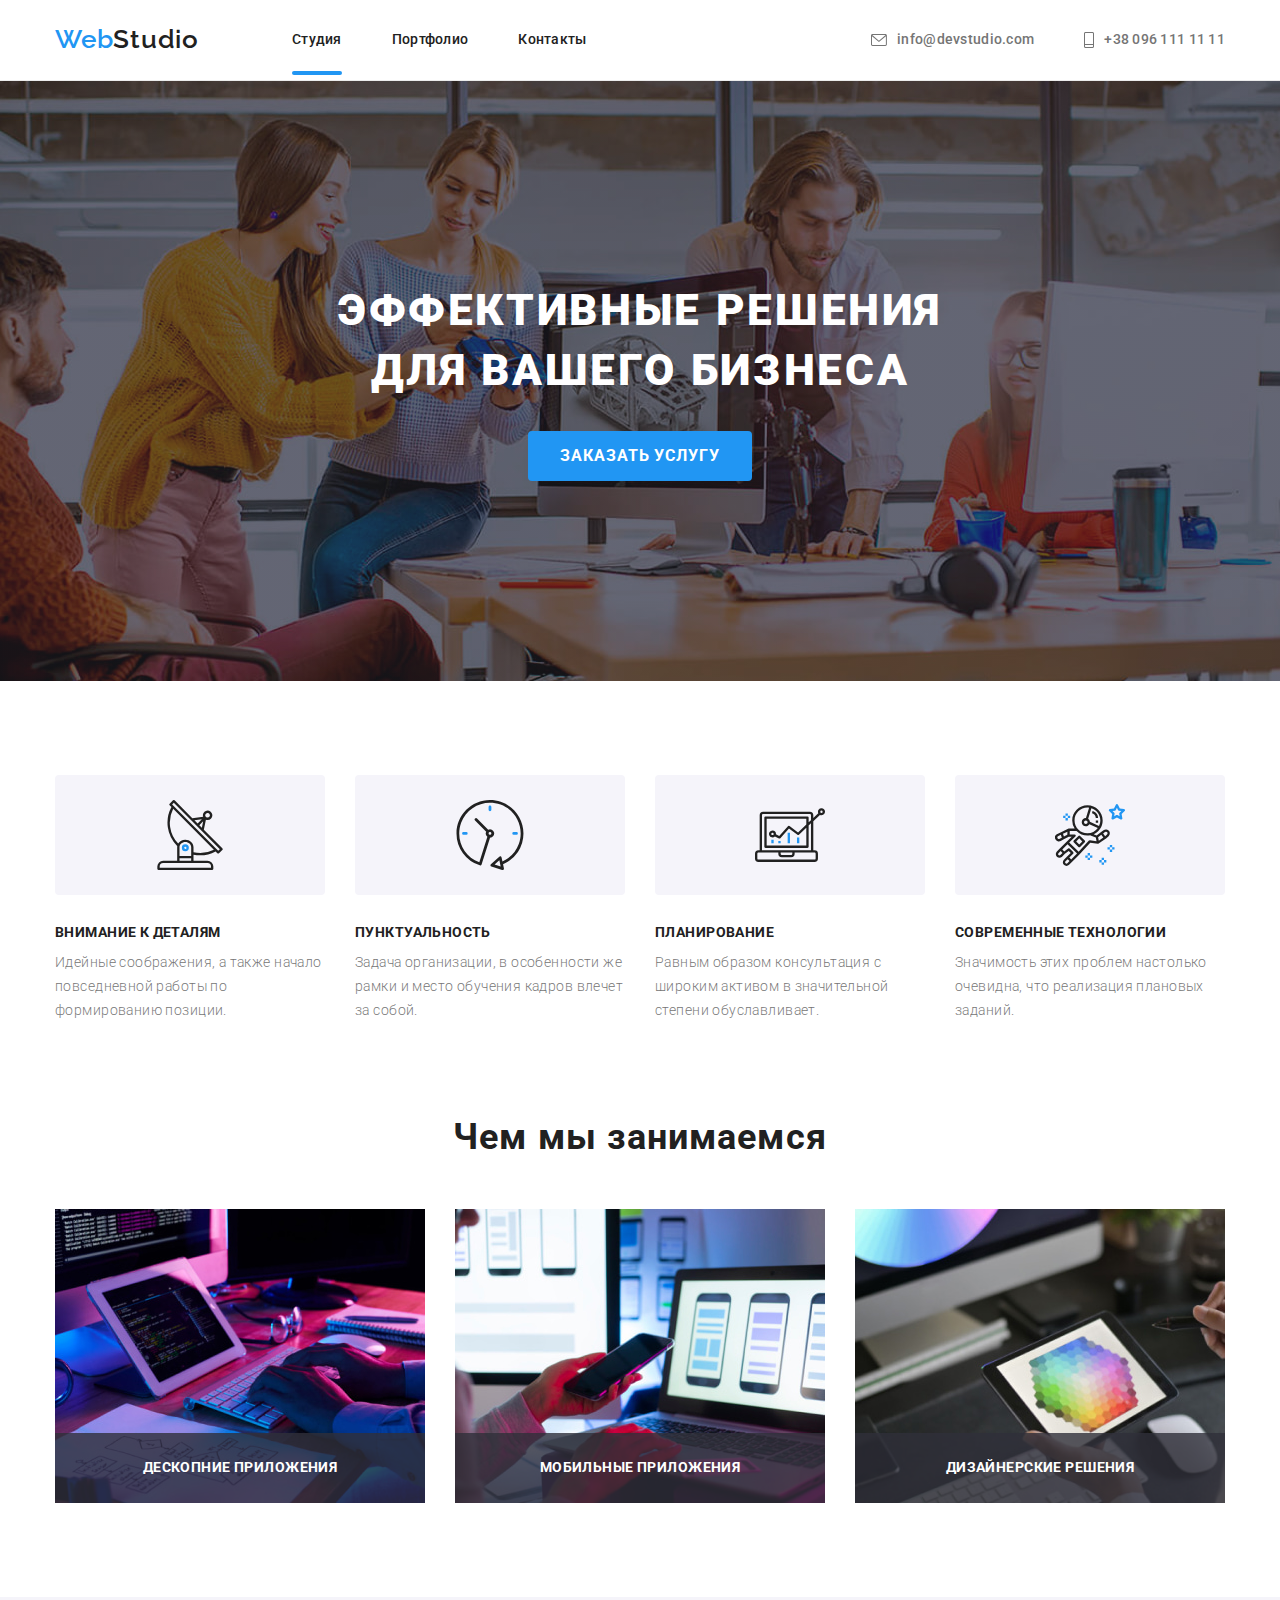
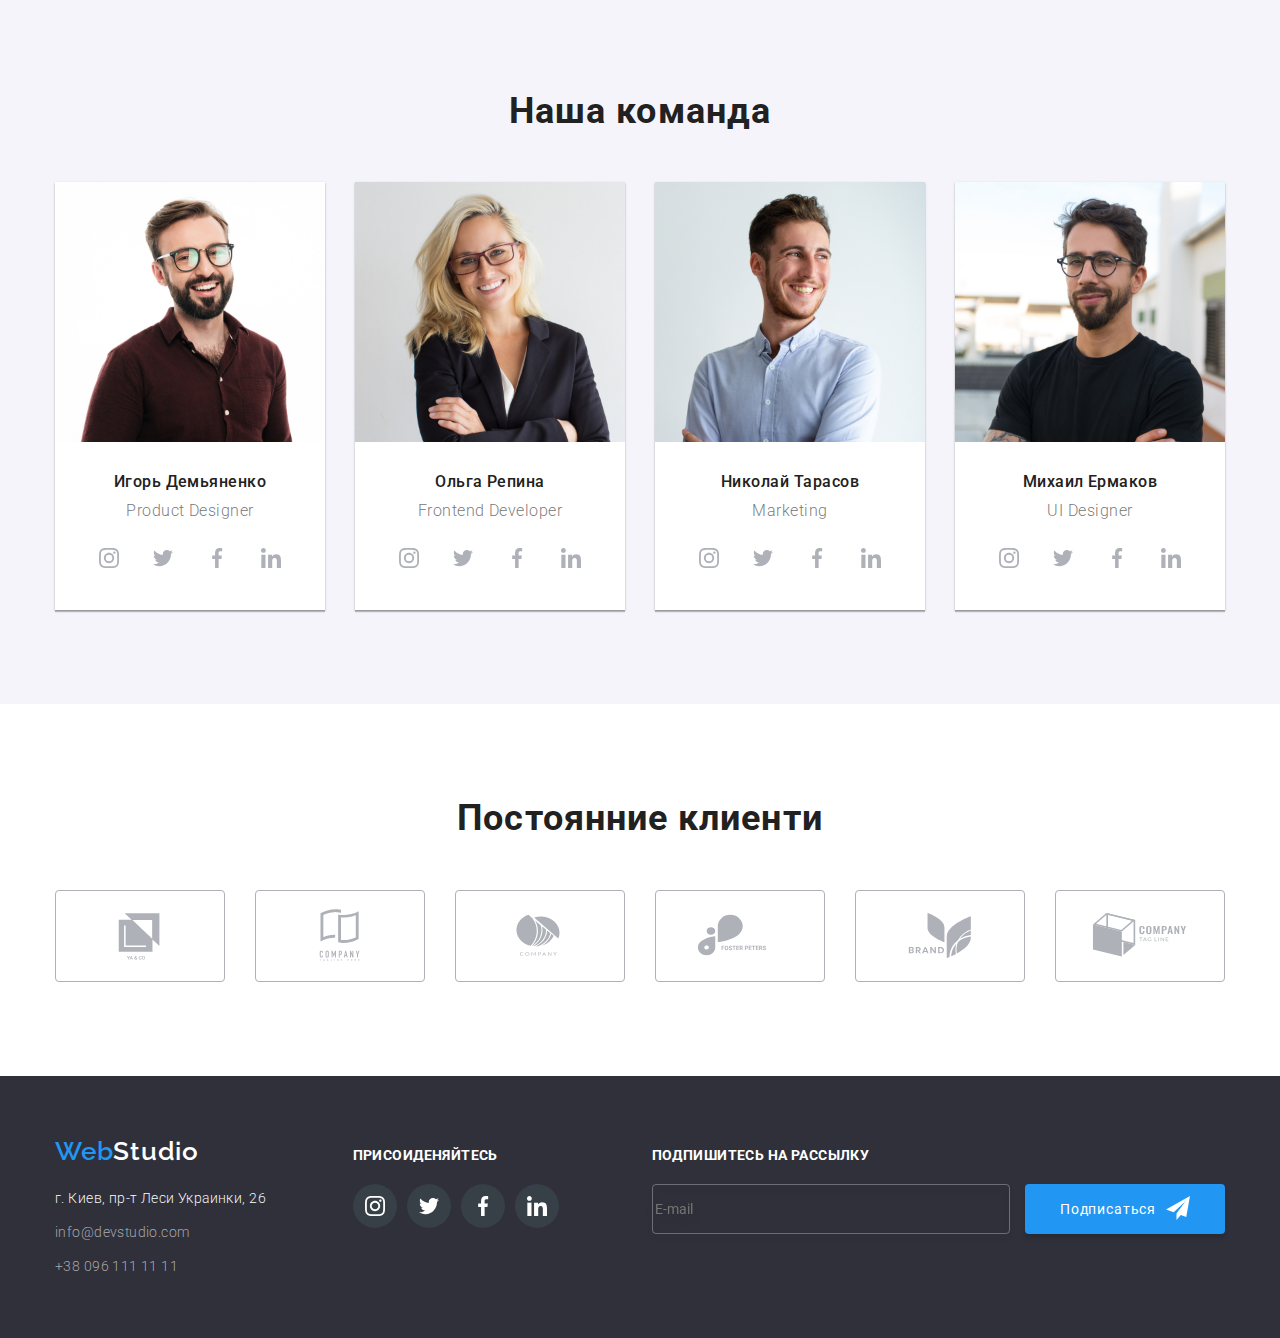
<file: index.html>
<!DOCTYPE html>
<html lang="ru">

<head>
    <meta charset="UTF-8">
    <meta http-equiv="X-UA-Compatible" content="IE=edge">
    <meta name="viewport" content="width=device-width, initial-scale=1.0">
    <title>Студия</title>
    <!-- Основні шрифти -->
    <link rel="preconnect" href="https://fonts.googleapis.com">
    <link rel="preconnect" href="https://fonts.gstatic.com" crossorigin>
    <link href="https://fonts.googleapis.com/css2?family=Raleway:wght@700&family=Roboto:wght@400;500;700;900&display=swap" rel="stylesheet">

    <link rel="stylesheet" href="https://cdn.jsdelivr.net/npm/modern-normalize@1.1.0/modern-normalize.min.css">

    <link rel="stylesheet" href="./css/styles.css">
    
</head>

<body>
    <!-- MODAL -->
    <div class="backdrop is-hidden" data-modal>
        <div class="modal">
            
                <h2 class="element-first">Оставьте свои данные, мы вам перезвоним</h2>
                
                <form class="element-form">

                    <label class="element-label">
                        
                        <span class="element-span">Имя</span>
                        
                         <span class="element-hover"><input class="element-input" type="text" name="name" />
                        <svg class="element-svg">
                            <use href="./images/icons.svg/icons.modal/symbol-defs.svg#person-black-18dp-1"></use>
                        </svg></span>
                    </label>
                    <label class="element-label">
                        <span class="element-span">Телефон</span>
                        <span class="element-hover"><input class="element-input" type="tel" name="namber" />
                        <svg class="element-svg">
                            <use href="./images/icons.svg/icons.modal/symbol-defs.svg#phone-black-18dp-1"></use>
                        </svg></span>
                    </label>
                    <label class="element-label">
                        <span class="element-span">Почта</span>

                         <span class="element-hover"><input class="element-input" type="email" name="mail" />
                        <svg class="element-svg">
                            <use href="./images/icons.svg/icons.modal/symbol-defs.svg#email-black-18dp-1"></use>
                        </svg></span>
                    </label>
                    <label class="element-label element-vidstup">
                        <span class="element-span">Комментарий</span>
                        <textarea class="element-input element-input-pregunta " name="feedback"  placeholder="Введите текст "></textarea>
                     
                    </label>
                    <label class="checkbox-label" for="scales">
                        <input class="checkbox-input" type="checkbox" id="scales" name="scales">
                        <span class="checkbox-icon"></span>
                            <span>Соглашаюсь с рассылкой и принимаю</span>
                            <span class="span-checkbox">Условия договора</span>
                    </label>
                    <button class="element-button" type="submit">Отправить</button>
                </form>
                
            
            <button class="modal-button" data-modal-close><svg class="modal-button-cruze">
                <use href="./images/icons.svg/icon.backdrop/symbol-defs.svg#close-black-18dp-2-1"></use>
            </svg></button> 
        
            
        </div>
    </div>
    <!-- header -->
    <header class="header">
        <div class="container header-container">
        <nav class="nav">
            <a class="header-logo link" href="./index.html"><span class="web">Web</span>Studio</a>
            <ul class="nav-list list">
                <li class="nav-iten"> 
                    <a class="nav-link-first link current-state" href="">Студия</a></li>
                <li class="nav-iten"> 
                    <a class="nav-link link current" href="./portfolio.html">Портфолио</a></li>
                <li class="nav-iten"> 
                    <a class="nav-link link current" href="">Контакты</a></li>
            </ul>
        </nav>
        <ul class="contact-list list ">
            <li class="contact-item ">
                <a class="contakts link current-link" href="mailto:info@devstudio.com"><svg class="header-icons" width="16px" height="12px">
                    <use href="./images/icons.svg/icons.heder/symbol-defs.svg#envelope-hover"></use>
                </svg>
                   info@devstudio.com</a></li>
            <li class="contact-item">
                <a class="contakts link current-link" href="tel:+380961111111"><svg class="header-icons" width="10px" height="16px">
                    <use href="./images/icons.svg/icons.heder/symbol-defs.svg#Vector"></use>
                </svg>+38 096 111 11 11</a></li>
        </ul>
        </div>
    </header>
    <!-- main -->
    
    <main class="main">
        <!-- Заголовок -->
        <section class="hero ">
            <div class="container">
            <h1 class="hero-title">Эффективные решения для вашего бизнеса</h1>
            <button  class="hero-btn" type="button" data-modal-open>Заказать услугу</button>
            </div>
        </section>
        <!-- Наші послуги -->
        <section class="advice section">
            
            <h2 class="visually-hidden">Advice</h2>
            <div class="container">
            <ul class="advice-list list">
                <li class="advice-iten advice-iten-1">
                    <div class="div-input">
                        <svg class="input">
                            <use href="./images/main/symbol-defs.svg#antenna-1"></use>
                        </svg>
                    </div>
                    <h3 class="advice-subtitle">Внимание к деталям</h3>
                    <p class="advice-descr">Идейные соображения, а также начало повседневной работы по формированию позиции.</p>
                </li>
                <li class="advice-iten advice-iten-2">
                    <div class="div-input">
                        <svg class="input">
                            <use href="./images/main/symbol-defs.svg#clock-1"></use>
                        </svg>
                    </div>
                    <h3 class="advice-subtitle">Пунктуальность</h3>
                    <p class="advice-descr">Задача организации, в особенности же рамки и место обучения кадров влечет за собой.</p>
                </li>
                <li class="advice-iten advice-iten-3">
                    <div class="div-input">
                        <svg class="input">
                            <use href="./images/main/symbol-defs.svg#diagram-1"></use>
                        </svg>
                    </div>
                    <h3 class="advice-subtitle">Планирование</h3>
                    <p class="advice-descr">Равным образом консультация с широким активом в значительной степени обуславливает.</p>
                </li class="advice-iten">
                <li class="advice-iten advice-iten-4">
                    <div class="div-input">
                        <svg class="input">
                            <use href="./images/main/symbol-defs.svg#astronaut-1"></use>
                        </svg>
                    </div>
                    <h3 class="advice-subtitle">Современные технологии</h3>
                    <p class="advice-descr">Значимость этих проблем настолько очевидна, что реализация плановых заданий.</p>
                </li>
            </ul>
            </div>
        </section>    
        <!-- Чим ми займаємося -->
        <section class="work-section">
            <div class="container">
            <h2 class="work-title work-title-container">Чем мы занимаемся</h2>
            <ul class="work-list list">
                <li class="work-item">
                    <img class="work-image" src="./images/whatwedoo/img.jpg" alt="html" width="370" height="300"><p class="work-image-deskription">Дескопние приложения</p></li>
                    
                <li class="work-item">
                     <img class="work-image" src="./images/whatwedoo/img-1.jpg" alt="css" width="370" height="300"><p class="work-image-deskription">Мобильные приложения</p></li>
                <li class="work-item">
                     <img class="work-image" src="./images/whatwedoo/img-2.jpg" alt="program" width="370" height="300"><p class="work-image-deskription">Дизайнерские решения</p></li>
            </ul>
            </div>
        </section>
        <!-- Про нас -->
        <section class="about-us  section">
            <div class="container">
            <h2 class="about-us-title about-us-container">Наша команда</h2>
            <ul class="about-us-list list">
                <li class="about-us-item">
                    <img class="about-us-image" src="./images/masters/img.jpg" alt="Игорь Демьяненко" width="270" height="260">
                    <div class="about-us-div">
                    <h3 class="about-us-name">Игорь Демьяненко</h3>
                    <p class="about-us-position">Product Designer</p>
                    <ul class="about-us-icons">
                        <li class="social-item"><a class="social-links" href="">
                            <svg class="social-link">
                                <use href="./images/icons.svg/icons.main/symbol-defs.svg#instagram-2"></use>
                            </svg>
                        </a></li>
                        <li class="social-item"><a class="social-links" href="">
                            <svg class="social-link">
                                <use href="./images/icons.svg/icons.main/symbol-defs.svg#twitter-1"></use>
                            </svg>
                        </a></li>
                        <li class="social-item"><a class="social-links" href="">
                            <svg class="social-link">
                                <use href="./images/icons.svg/icons.main/symbol-defs.svg#facebook-1"></use>
                            </svg>
                        </a></li>
                        <li class="social-item"><a class="social-links" href="">
                            <svg class="social-link">
                                <use href="./images/icons.svg/icons.main/symbol-defs.svg#linkedin-1"></use>
                            </svg>
                        </a></li>
                    </ul>
                    </div>
                </li>
                <li class="about-us-item">
                    <img class="about-us-image" src="./images/masters/img-1.jpg" alt="Ольга Репина" width="270" height="260">
                    <div class="about-us-div">
                    <h3 class="about-us-name">Ольга Репина</h3>
                    <p class="about-us-position">Frontend Developer</p>
                    <ul class="about-us-icons">
                        <li class="social-item"><a class="social-links" href="">
                                <svg class="social-link">
                                    <use href="./images/icons.svg/icons.main/symbol-defs.svg#instagram-2"></use>
                                </svg>
                            </a></li>
                        <li class="social-item"><a class="social-links" href="">
                                <svg class="social-link">
                                    <use href="./images/icons.svg/icons.main/symbol-defs.svg#twitter-1"></use>
                                </svg>
                            </a></li>
                        <li class="social-item"><a class="social-links" href="">
                                <svg class="social-link">
                                    <use href="./images/icons.svg/icons.main/symbol-defs.svg#facebook-1"></use>
                                </svg>
                            </a></li>
                        <li class="social-item"><a class="social-links" href="">
                                <svg class="social-link">
                                    <use href="./images/icons.svg/icons.main/symbol-defs.svg#linkedin-1"></use>
                                </svg>
                            </a></li>
                    </div>
                </li>
                <li class="about-us-item">
                    <img class="about-us-image" src="./images/masters/img-2.jpg" alt="Николай Тарасов" width="270" height="260">
                    <div class="about-us-div">
                    <h3 class="about-us-name">Николай Тарасов</h3>
                    <p class="about-us-position">Marketing</p>
                    <ul class="about-us-icons">
                        <li class="social-item"><a class="social-links" href="">
                                <svg class="social-link">
                                    <use href="./images/icons.svg/icons.main/symbol-defs.svg#instagram-2"></use>
                                </svg>
                            </a></li>
                        <li class="social-item"><a class="social-links" href="">
                                <svg class="social-link">
                                    <use href="./images/icons.svg/icons.main/symbol-defs.svg#twitter-1"></use>
                                </svg>
                            </a></li>
                        <li class="social-item"><a class="social-links" href="">
                                <svg class="social-link">
                                    <use href="./images/icons.svg/icons.main/symbol-defs.svg#facebook-1"></use>
                                </svg>
                            </a></li>
                        <li class="social-item"><a class="social-links" href="">
                                <svg class="social-link">
                                    <use href="./images/icons.svg/icons.main/symbol-defs.svg#linkedin-1"></use>
                                </svg>
                            </a></li>
                    </ul>
                    </div>
                </li>
                <li class="about-us-item">
                    <img class="about-us-image" src="./images/masters/img-3.jpg" alt="Михаил Ермаков" width="270" height="260">
                    <div class="about-us-div">
                    <h3 class="about-us-name">Михаил Ермаков</h3>
                    <p class="about-us-position">UI Designer</p>
                    <ul class="about-us-icons">
                        <li class="social-item"><a class="social-links" href="">
                                <svg class="social-link">
                                    <use href="./images/icons.svg/icons.main/symbol-defs.svg#instagram-2"></use>
                                </svg>
                            </a></li>
                        <li class="social-item"><a class="social-links" href="">
                                <svg class="social-link">
                                    <use href="./images/icons.svg/icons.main/symbol-defs.svg#twitter-1"></use>
                                </svg>
                            </a></li>
                        <li class="social-item"><a class="social-links" href="">
                                <svg class="social-link">
                                    <use href="./images/icons.svg/icons.main/symbol-defs.svg#facebook-1"></use>
                                </svg>
                            </a></li>
                        <li class="social-item"><a class="social-links" href="">
                                <svg class="social-link">
                                    <use href="./images/icons.svg/icons.main/symbol-defs.svg#linkedin-1"></use>
                                </svg>
                            </a></li>
                    </ul>
                    </div>
                </li>
            </ul>
            </div>
        </section>
        <!-- Постійні клієнти -->
        <section class="clients-section section">
            <div class="container">
                <h2 class="clients">Постоянние клиенти</h2>
                <ul class="clients-list list">
                    <li class="clients-item ">
                        <a class="client-link" href="">
                            <svg class="svg-client ">
                                <use href="./images/clients/symbol-defs.svg#Logo "></use>
                            </svg>
                        </a>
                    </li>
                    <li class="clients-item ">
                        <a class="client-link" href="">
                            <svg class="svg-client ">
                                <use  href="./images/clients/symbol-defs.svg#Logo-1 "></use>
                            </svg>
                        </a>
                    </li>
                    <li class="clients-item ">
                        <a class="client-link"href="">
                            <svg class="svg-client ">
                                <use href="./images/clients/symbol-defs.svg#Logo-2 "></use>
                            </svg>
                        </a>
                    </li>
                    <li class="clients-item ">
                        <a class="client-link"href="">
                            <svg class="svg-client ">
                                <use href="./images/clients/symbol-defs.svg#Logo-3 "></use>
                            </svg>
                        </a>
                    </li>
                    <li class="clients-item ">
                        <a class="client-link"href="">
                            <svg class="svg-client ">
                                <use href="./images/clients/symbol-defs.svg#Logo-4 "></use>
                            </svg>
                        </a>
                    </li>
                    <li class="clients-item ">
                        <a class="client-link" href="">
                            <svg class="svg-client ">
                                <use href="./images/clients/symbol-defs.svg#Logo-5 "></use>
                            </svg>
                        </a>
                    </li>
                </ul>
            </div>
        </section>
    </main>
    <!-- footer -->
    
    <footer class="footer">
        <div class="container column">
        <div class="footer-left"><a class="footer-logo link" href="./index.html"><span class="web">Web</span>Studio</a>
        <address class="footer-all">
            <ul class="footer-list list">
                <li class="footer-item"><a class="footer-link link" href="https://www.google.com/maps/place/%D0%B1%D1%83%D0%BB%D1%8C%D0%B2%D0%B0%D1%80+%D0%9B%D0%B5%D1%81%D1%96+%D0%A3%D0%BA%D1%80%D0%B0%D1%97%D0%BD%D0%BA%D0%B8,+26,+%D0%9A%D0%B8%D1%97%D0%B2,+02000/@50.4265807,30.5361971,17z/data=!3m1!4b1!4m5!3m4!1s0x40d4cf0e033ecbe9:0x57a4dffefec77da0!8m2!3d50.4265807!4d30.5383858">г. Киев, пр-т Леси Украинки, 26</a></li>
                <li class="footer-item"><a class="footer-mail link" href="mailto:info@devstudio.com">info@devstudio.com</a></li>
                <li class="footer-item"><a class="footer-phone link" href="tel:+380961111111">+38 096 111 11 11</a></li>
            </ul>
        </address></div>
        <div class="footerr-deskription"><h3 class="footerr">Присоиденяйтесь</h3>
        <ul class="footerr-list list">
            <li class="footerr-item">
                <a class="footerr-link" href=""><svg class="footerr-svg">
                    <use href="./images/icons.svg/icons.footer/symbol-defs.svg#instagram"></use>
                </svg></a>
            </li>
            <li class="footerr-item">
                <a class="footerr-link" href=""><svg class="footerr-svg">
                    <use href="./images/icons.svg/icons.footer/symbol-defs.svg#twitter"></use></a>
            </li>
            <li class="footerr-item">
                <a class="footerr-link" href=""><svg class="footerr-svg">
                    <use href="./images/icons.svg/icons.footer/symbol-defs.svg#facebook"></use></a>
            </li>
            <li class="footerr-item">
                <a class="footerr-link" href=""><svg class="footerr-svg">
                    <use href="./images/icons.svg/icons.footer/symbol-defs.svg#linkedin"></use></a>
            </li>
        </ul>
        </div>
        <div class="label-wrapper">
            <h3 class="label-tutorial">Подпишитесь на рассылку</h3>
            <form class="form">
                <label class="form-label">
                    <input class="form-input" type="email"  name="mail" placeholder="E-mail">
                </label>
                <button class="label-button" type="submit">Подписаться <span><svg class="label-span">
                    <use href="./images/icons.svg/icons.label/symbol-defs.svg#icon-send"></use>
                </svg></span></button>                 
            </form>
        </div>
        </div>
        
    </footer>
    <script src="./js/modal.js"></script>
</body>
</html>
</file>
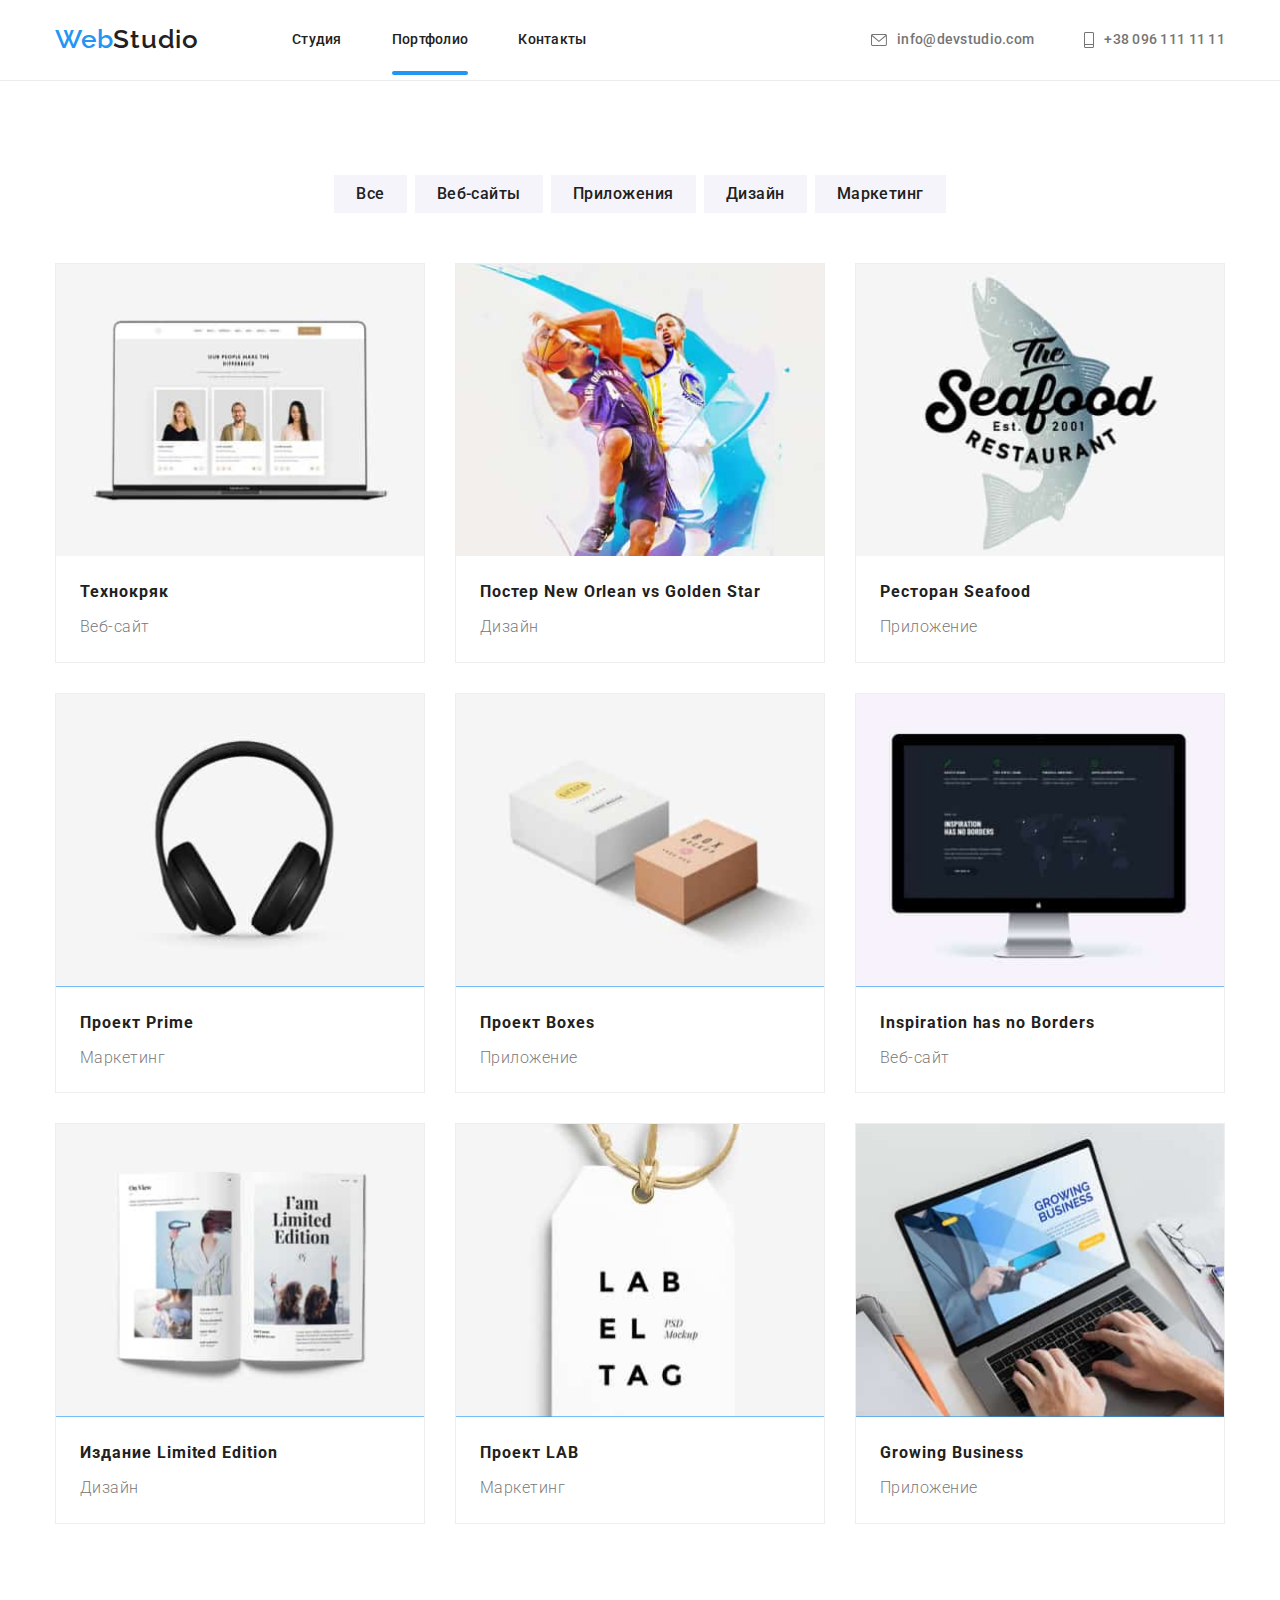
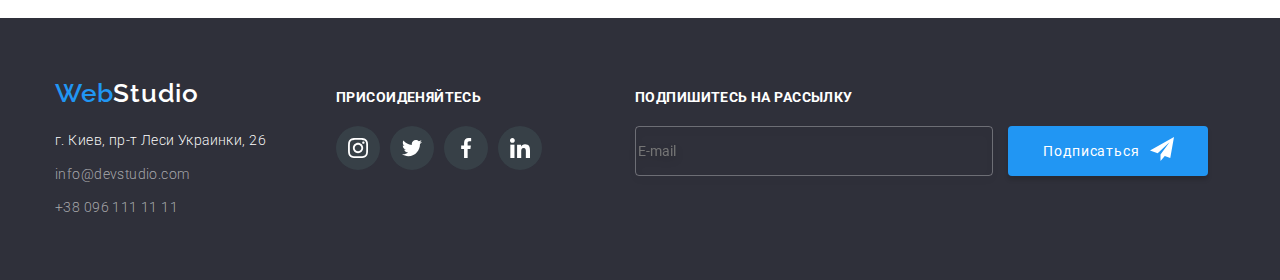
<file: portfolio.html>
<!DOCTYPE html>
<html lang="ru">
<head>
    <meta charset="UTF-8">
    <meta http-equiv="X-UA-Compatible" content="IE=edge">
    <meta name="viewport" content="width=device-width, initial-scale=1.0">
    <title>Портфолио</title>
    <!-- Основні шрифти -->
    <link rel="preconnect" href="https://fonts.googleapis.com">
    <link rel="preconnect" href="https://fonts.gstatic.com" crossorigin>
    <link href="https://fonts.googleapis.com/css2?family=Raleway:wght@700&family=Roboto:wght@400;500;700&display=swap"
        rel="stylesheet">
    <link rel="stylesheet" href="https://cdn.jsdelivr.net/npm/modern-normalize@1.1.0/modern-normalize.min.css">
    <link rel="stylesheet" href="./css/styles.css">
</head>
<body>
    <header class="header ">
        <div class="container header-container">
        <nav class="nav">
            <a class="header-logo link" href="./index.html"><span class="web">Web</span>Studio</a>
            <ul class="nav-list list">
                <li class="nav-iten">
                    <a class="nav-link link current" href="./index.html">Студия</a>
                </li>
                <li class="nav-iten">
                    <a class="nav-link-first link current-state" href="./portfolio.html">Портфолио</a>
                </li>
                <li class="nav-iten">
                    <a class="nav-link link current" href="">Контакты</a>
                </li>
            </ul>
        </nav>
        
        <ul class="contact-list list">
            <li class="contact-item">
                <a class="contact-mail-portfolio link current-link-portfolio" href="mailto:info@devstudio.com"><svg class="portfolio-header-icons" width="16px" height="12px">
                    <use href="./images/icons.svg/icons.heder/symbol-defs.svg#envelope-hover"></use>
                </svg>info@devstudio.com</a>
            </li>
            <li class="contact-item">
                <a class="contact-phone-portfolio link current-link-portfolio" href="tel:+380961111111"><svg class="portfolio-header-icons"  width="10px" height="16px">
                    <use href="./images/icons.svg/icons.heder/symbol-defs.svg#Vector"></use>
                </svg>+38 096 111 11 11</a>
            </li>
        </ul>
        
        </div>
    </header>
    <!-- Main -->
    <main class="main">
        <section class="section">
            <div class="container">
            <h1 class="visually-hidden">Кнопки переходу</h1>
        <ul class="buttons-list list">
            <li class="buttons-item"><button class="buttons-btn" type="button">Все</button></li>
            <li class="buttons-item"><button class="buttons-btn" type="button">Веб-сайты</button></li>
            <li class="buttons-item"><button class="buttons-btn" type="button">Приложения</button></li>
            <li class="buttons-item"><button class="buttons-btn" type="button">Дизайн</button></li>
            <li class="buttons-item"><button class="buttons-btn" type="button">Маркетинг</button></li>
        </ul>
        
            
                
                <ul class="projekts-list ">
                    
                <li class="projekts-item"  >
                    <a class="slider"  href="">
                       <div class="slider-thumb"><img class="projekts-image" src="./images/images.portofolio/img.jpg" alt="Про нас" width="370"
                            height="300">
                        <p class="slider-dtscr">Ресурс предлагает комплексные предложения с разным уровнем функционала и сервисов. Все это
                            позволит посетителю получить
                            исчерпывающие сведения о компании или частном лице.</p>
                    </div>
                    <div class="projekts-item-div">
                    <h2 class="projekts-subtitle">Технокряк</h2>
                    <p class="projekts-desc">Веб-сайт</p>
                    </div></a>
                </li>
                <li class="projekts-item">
                    <a class="slider" href="">
                        <div class="slider-thumb"><img class="projekts-image" src="./images/images.portofolio/img(1).jpg" alt="Фото постера" width="370" height="300">
                            <p class="slider-dtscr">Ресурс предлагает комплексные предложения с разным уровнем функционала и сервисов. Все это
                                позволит посетителю получить
                                исчерпывающие сведения о компании или частном лице.</p>
                        </div>
                    
                    <div class="projekts-item-div">
                    <h2 class="projekts-subtitle">Постер New Orlean vs Golden Star</h2>
                    <p class="projekts-desc">Дизайн</p>
                    </div></a>
                </li>
                <li class="projekts-item">
                    <a class="slider" href="">
                        <div class="slider-thumb"><img class="projekts-image" src="./images/images.portofolio/img(2).jpg" alt="Фото ресторану" width="370" height="300">
                            <p class="slider-dtscr">Ресурс предлагает комплексные предложения с разным уровнем функционала и сервисов. Все это
                                позволит посетителю получить
                                исчерпывающие сведения о компании или частном лице.</p>
                        </div>
                    
                    <div class="projekts-item-div">
                    <h2 class="projekts-subtitle">Ресторан Seafood</h2>
                    <p class="projekts-desc">Приложение</p>
                    </div></a>
                </li>
                <li class="projekts-item">
                    <a class="slider" href="">
                        <div class="slider-thumb"><img class="projekts-image" src="./images/images.portofolio/img(3).jpg" alt="Фото проекта навушники" width="370"
                            height="300">
                            <p class="slider-dtscr">Ресурс предлагает комплексные предложения с разным уровнем функционала и сервисов. Все это
                                позволит посетителю получить
                                исчерпывающие сведения о компании или частном лице.</p>
                        </div>
                    
                    <div class="projekts-item-div">
                    <h2 class="projekts-subtitle">Проект Prime</h2>
                    <p class="projekts-desc">Маркетинг</p>
                    </div></a>
                </li>
                <li class="projekts-item">
                    <a class="slider" href="">
                        <div class="slider-thumb"><img class="projekts-image" src="./images/images.portofolio/img(4).jpg" alt="фото скриньок" width="370" height="300">
                            <p class="slider-dtscr">Ресурс предлагает комплексные предложения с разным уровнем функционала и сервисов. Все это
                                позволит посетителю получить
                                исчерпывающие сведения о компании или частном лице.</p>
                        </div>
                    
                    <div class="projekts-item-div">
                    <h2 class="projekts-subtitle">Проект Boxes</h2>
                    <p class="projekts-desc">Приложение</p>
                    </div></a>
                </li>
                <li class="projekts-item">
                    <a class="slider" href="">
                        <div class="slider-thumb"><img class="projekts-image" src="./images/images.portofolio/img(5).jpg" alt="Фото сайта Inspiration" width="370"
                            height="300">
                            <p class="slider-dtscr">Ресурс предлагает комплексные предложения с разным уровнем функционала и сервисов. Все это
                                позволит посетителю получить
                                исчерпывающие сведения о компании или частном лице.</p>
                        </div>
                    
                    <div class="projekts-item-div">
                    <h2 class="projekts-subtitle" lang="en">Inspiration has no Borders</h2>
                    <p class="projekts-desc">Веб-сайт</p>
                    </div></a>
                </li>
                <li class="projekts-item">
                    <a class="slider" href="">
                        <div class="slider-thumb"><img class="projekts-image" src="./images/images.portofolio/img(6).jpg" alt="Фото книжки" width="370" height="300">
                            <p class="slider-dtscr">Ресурс предлагает комплексные предложения с разным уровнем функционала и сервисов. Все это
                                позволит посетителю получить
                                исчерпывающие сведения о компании или частном лице.</p>
                        </div>
                    
                    <div class="projekts-item-div">
                    <h2 class="projekts-subtitle">Издание Limited Edition</h2>
                    <p class="projekts-desc">Дизайн</p>
                    </div></a>
                </li>
                <li class="projekts-item">
                    <a class="slider" href="">
                        <div class="slider-thumb"><img class="projekts-image" src="./images/images.portofolio/img(7).jpg" alt="Фото проекта" width="370" height="300">
                            <p class="slider-dtscr">Ресурс предлагает комплексные предложения с разным уровнем функционала и сервисов. Все это
                                позволит посетителю получить
                                исчерпывающие сведения о компании или частном лице.</p>
                        </div>
                    
                    <div class="projekts-item-div">
                    <h2 class="projekts-subtitle">Проект LAB</h2>
                    <p class="projekts-desc">Маркетинг</p>
                    </div></a>
                </li>
                <li class="projekts-item">
                    <a class="slider" href="">
                        <div class="slider-thumb"><img class="projekts-image" src="./images/images.portofolio/img(8).jpg" alt="Фото ноутбука" width="370" height="300">
                            <p class="slider-dtscr">Ресурс предлагает комплексные предложения с разным уровнем функционала и сервисов. Все это
                                позволит посетителю получить
                                исчерпывающие сведения о компании или частном лице.</p>
                        </div>
                    
                    <div class="projekts-item-div">
                    <h2 class="projekts-subtitle" lang="en">Growing Business</h2>
                    <p class="projekts-desc">Приложение</p>
                    </div></a>
                </li>
                </div>
                </ul>
                </div>
        </section>
    </main>
    <footer class="footer">
        <div class="container column">
            <div><a class="footer-logo link" href="./index.html"><span class="web">Web</span>Studio</a>
                <address class="footer-all">
                    <ul class="footer-list list">
                        <li class="footer-item"><a class="footer-link link"
                                href="https://www.google.com/maps/place/%D0%B1%D1%83%D0%BB%D1%8C%D0%B2%D0%B0%D1%80+%D0%9B%D0%B5%D1%81%D1%96+%D0%A3%D0%BA%D1%80%D0%B0%D1%97%D0%BD%D0%BA%D0%B8,+26,+%D0%9A%D0%B8%D1%97%D0%B2,+02000/@50.4265807,30.5361971,17z/data=!3m1!4b1!4m5!3m4!1s0x40d4cf0e033ecbe9:0x57a4dffefec77da0!8m2!3d50.4265807!4d30.5383858">г.
                                Киев, пр-т Леси Украинки, 26</a></li>
                        <li class="footer-item"><a class="footer-mail link"
                                href="mailto:info@devstudio.com">info@devstudio.com</a></li>
                        <li class="footer-item"><a class="footer-phone link" href="tel:+380961111111">+38 096 111 11 11</a>
                        </li>
                    </ul>
                </address>
            </div>
            <div class="footerr-deskription">
                <h3 class="footerr">Присоиденяйтесь</h3>
                <ul class="footerr-list list">
                    <li class="footerr-item">
                        <a class="footerr-link" href=""><svg class="footerr-svg">
                                <use href="./images/icons.svg/icons.footer/symbol-defs.svg#instagram"></use>
                            </svg></a>
                    </li>
                    <li class="footerr-item">
                        <a class="footerr-link" href=""><svg class="footerr-svg">
                                <use href="./images/icons.svg/icons.footer/symbol-defs.svg#twitter"></use></a>
                    </li>
                    <li class="footerr-item">
                        <a class="footerr-link" href=""><svg class="footerr-svg">
                                <use href="./images/icons.svg/icons.footer/symbol-defs.svg#facebook"></use></a>
                    </li>
                    <li class="footerr-item">
                        <a class="footerr-link" href=""><svg class="footerr-svg">
                                <use href="./images/icons.svg/icons.footer/symbol-defs.svg#linkedin"></use></a>
                    </li>
                </ul>
            </div>
            <div class="label-wrapper">
                <h3 class="label-tutorial">Подпишитесь на рассылку</h3>
                <form class="form">
                    <label class="form-label">
                        <input type="email" class="form-input" name="mail" placeholder="E-mail">
                    </label>
                    <button class="label-button" type="submit">Подписаться <span><svg class="label-span">
                                <use href="./images/icons.svg/icons.label/symbol-defs.svg#icon-send"></use>
                            </svg></span></button>            
                </form>
            </div>
        </div>
    </footer>
    
</body>
</html>
</file>
<file: css/styles.css>
:root{
    /* Основні шрифти */
     --main-font: "Roboto", sans-serif;
     --secondary-font: "Raleway", sans-serif;
     /*Світла тема тексту*/
     --accent-txt: #2196F3;
     --primary-light-txt: #212121;
     --secondary-light-txt: #757575;
     /*Темна тема тексту*/
     --primary-dark-txt: #FFFFFF;
     --secondary-dark-txt: rgba(255, 255, 255, 0.6);
     /*Світла тема фону*/
     --primary-light-bg: #F5F4FA;
     /*Темна тема фону*/
     --primary-dark-bd: #2F303A; 
     --color-letra: #AFB1B8; 
} 

body{
     font-family: var(--main-font);
     font-weight: 270;
     Font-size: 14px;
     Line-height: 1.67;
     letter-spacing: 0.03em;
     color: var(--secondary-light-txt);
}
h1,
h2, 
h3, 
p, 
ul{
      padding: 0;
      margin-top: 0;
      margin-bottom: 0;
}
img {
      display: block;
      max-width: 100%;
      height: auto;
}
.backdrop {
      position: fixed;
      left: 0;
      top: 0;
      width: 100%;
      height: 100%;
      background-color: rgba(0, 0, 0, 0.2);;
      z-index: 1;
      opacity: 1;
      pointer-events: initial;
      transition: opacity 250ms cubic-bezier(0.4, 0, 0.2, 1), visibility 250ms cubic-bezier(0.4, 0, 0.2, 1);
      opacity: 1;
      pointer-events: initial;
      visibility: visible;
}

.backdrop.is-hidden {
      opacity: 0;
      pointer-events: none;
      visibility: hidden;
      
}

.modal {
      padding: 40px;
      position: absolute;
      top: 50%;
      left: 50%;
      transform: translate(-50%, -50%);
      width: 528px;
      height: 581px;
      background-color: white;
      border-radius: 4px;
      box-shadow: 0px 1px 3px rgba(0, 0, 0, 0.12),
      0px 1px 1px rgba(0, 0, 0, 0.14),
      0px 2px 1px rgba(0, 0, 0, 0.2);
}
.modal-button{
      display: flex;
      position: absolute;
      margin: 0;
      left: 490px;
      top: 8px;
      width: 30px;
      height: 30px;
      border: none;
      padding: 0;
      border-radius: 50%;
      cursor: pointer;
      background: #FFFFFF;
      border: 1px solid rgba(0, 0, 0, 0.1);
      box-sizing: border-box;
      align-items: center;
      justify-content: center;
}

.modal-button-cruze{
      display: inline-block;
      width: 18px;
      height: 18px;
      fill: #212121;
      align-items: center;
      justify-content: center;
}
.modal-button-cruze:hover{
      fill: var(--accent-txt);
      
}
.list{
      padding-left: 0;
      margin-top: 0;
      margin-bottom: 0;
      list-style: none;
}
.link{
     text-decoration: none;
}
.section{
      padding-top: 94px;
      padding-bottom: 94px;
}
.container{
      width: 1200px;
      padding-left: 15px;
      padding-right: 15px;
      margin-left: auto;
      margin-right: auto;
}

/* header */
.header{
      border-bottom: 1px solid #ECECEC;

}
.header-container{
      display: flex;
      align-items: center;
}
.nav{
      display: flex;
      align-items: center;
      
}
.header-logo{
      padding-top: 24px;
      padding-bottom: 25px;
     font-family: "Raleway", sans-serif;
     font-weight: 600;
     Font-size: 26px;
     line-height: 1.19;
     letter-spacing: 0.03em;
     color: var(--primary-light-txt);
     align-items: center;
     margin-right: 93px;
     
     }
     
.nav-list{
      display: flex;
}

.contact-list{
      display: flex;
      align-items: center;
      margin-left: auto;
}
.nav-iten{
      margin-right: 50px;
}

.nav-iten:last-child{
      margin: 0;
}

.contact-item{
      margin-right: 50px;
      display: flex;
      align-items: center;
}
.contact-item:last-child{
      margin-right: 0;
}

.web {
      color: var(--accent-txt);
}

.nav-link-first {
      position: relative;
      font-weight: 500;
      font-size: 14px;
      line-height: 1.14;
      letter-spacing: 0.02em;
      color: var(--primary-light-txt);
      transition: color 250ms cubic-bezier(0.4, 0, 0.2, 1);
}

.nav-link-first:hover,
.nav-link-first:focus {
      color: var(--accent-txt);
}

.current-state::after {
      color: var(--accent-txt);
      position: absolute;
      bottom: -28px;
      content: "";
      display: block;
      width: 100%;
      height: 4px;
      background: var(--accent-txt);
      border-radius: 2px;
}

.nav-link {
      display: inline-block;
      position: relative;
      font-weight: 500;
      font-size: 14px;
      line-height: 1.14;
      letter-spacing: 0.02em;
      color: var(--primary-light-txt);
      transition: color 250ms cubic-bezier(0.4, 0, 0.2, 1);
}

.nav-link:hover,
.nav-link:focus {
      color: var(--accent-txt);
}


.nav-link:after {
      position: absolute;
      content: "";
      display: block;
      left: 0;
      bottom: -28px;
      width: 100%;
      height: 4px;
      background: var(--accent-txt);
      border-radius: 2px;
      opacity: 0;
      transition: transform 250ms cubic-bezier(0.4, 0, 0.2, 1), opacity 250ms ease;
}

.nav-link:hover::after,
.nav-link:focus::after {
      opacity: 1;
}


.contakts::after {
      color: var(--accent-txt);
      position: absolute;
      bottom: -28px;
      content: "";
      display: block;
      width: 100%;
      height: 4px;
      background: var(--accent-txt);
      border-radius: 2px;
      opacity: 0;
      transition: transform 250ms cubic-bezier(0.4, 0, 0.2, 1), opacity 250ms ease;
}

.contakts:hover::after,
.contakts:focus::after {
      opacity: 1;
}

.contakts {
      position: relative;
      display: flex;
      align-items: center;
      justify-content: center;
      font-weight: 500;
      font-size: 14px;
      line-height: 1.14;
      letter-spacing: 0.02em;
      color: var(--secondary-light-txt);
      transition: color 250ms cubic-bezier(0.4, 0, 0.2, 1);
}

.contakts:hover,
.contakts:focus {
      fill: #2196F3;
      color: #2196F3;
}



.header-icons {
      fill: currentColor;
      display: flex;
      margin-right: 10px;
      justify-content: center;
      align-items: center;
}

.portfolio-header-icons {
      fill: currentColor;
      display: flex;
      margin-right: 10px;
      justify-content: center;
      align-items: center;
}

.contact-phone {
      display: flex;
      align-items: center;
      font-weight: 500;
      font-size: 14px;
      line-height: 1.14;
      letter-spacing: 0.02em;
      color: var(--secondary-light-txt);
}

.contact-phone:hover,
.contact-phone:focus {
      fill: #2196F3;
}
/* Main */
.hero-title{
      margin-left: auto;
      margin-right: auto;
      margin-bottom: 30px;
      width: 696px;
      height: 120px;
      max-width: 696px;
      max-height: 120px;
      text-align: center;
      font-weight: 900;
      font-size: 44px;
      line-height: 1.36;
      letter-spacing: 0.06em;
      text-transform: uppercase;
      color: var(--primary-dark-txt);
}
.hero{
      
      background-image: linear-gradient(to right, rgba(47, 48, 58, 0.4),rgba(47, 48, 58, 0.4)), url("../images/fon/Img.jpg");
      background-repeat: no-repeat;
      background-position: center;
      background-size: cover;
      max-width: 1600px;
      margin-right: auto;
      margin-left: auto;
      height: 600px; 
      padding: 200px 0 200px 0;
}
.hero-btn{
      border: transparent;
      display: flex;
      align-items: center;
      margin-left: auto;
      margin-right: auto;
      min-width: 200px;
      max-height: 50px;
      padding: 10px 32px;
      font-family: inherit;
      font-weight: 700;
      font-size: 16px;
      line-height: 1.87;
      letter-spacing: 0.06em;
      text-transform: uppercase;
      border-radius: 4px;
      color: var(--primary-dark-txt);
      background-color: var(--accent-txt);
      cursor: pointer;
}

.advice-list{
      display: flex;
      justify-content: center;
      align-items: center;
      margin-left: auto;
      margin-right: auto;
}
.advice-iten:not(:last-child){
      margin-right: 30px;
}
.div-input{
      display: flex;
      width: 270px;
      height: 120px;
      background-color: #F5F4FA;
      border-radius: 4px;
      margin-bottom: 30px;
      align-items: center;
      justify-content: center;
}
.input{
      width: 70px;
      height: 70px;
      background-size: 50%;
}
 
.advice-descr{
      width: 270px;
}
.advice-subtitle{
      width: 270px;
      height: 16px;
      margin-bottom: 10px;
      font-weight: 700;
      font-size: 14px;
      line-height: 1.14;
      letter-spacing: 0.03em;
      text-transform: uppercase;
      color: var(--primary-light-txt);
}
.advice-descr{
      
      font-size: 14px;
      line-height: 1.71;
      letter-spacing: 0.03em;
      color: var(--secondary-light-txt);
}
.work-section{
      padding-bottom: 94px;
}
.work-title{
      margin-right: auto;
      margin-left: auto;
      font-size: 36px;
      line-height: 1.16;
      letter-spacing: 0.03em;
      color: var(--primary-light-txt);
}
.work{
      padding-top: 0;
}
.work-title-container{
      text-align: center;
      margin-bottom: 50px;
}
.work-list{
      display: flex;
}
.work-item:not(:first-child){
      margin-left: 30px;
}
.work-item{
      position: relative;
}
/* .work-item::before{
      content: "";
      display: inline-block;
      position: absolute;
      
      width: 100%;
      height: 70px;
      left: 0;
      bottom: 0;
} */
.work-image-deskription{
      
      font-weight: 700;
      font-size: 14px;
      line-height: 1.14;
      letter-spacing: 0.03em;
      text-transform: uppercase;
      position: absolute;
      display: flex;
      left: 0;
      bottom: 0;
      height: 70px;
      width: 100%;
      display: flex;
      align-items: center;
      justify-content: center;
      color: white;
      background: rgba(47, 48, 58, 0.8);
      
      
}

/* about-us */

.about-us{
      background-color: var(--primary-light-bg);
      /* margin-bottom: 90px; */
}
.about-us-title{
      font-size: 36px;
      line-height: 1.16;
      letter-spacing: 0.03em;
      color: var(--primary-light-txt);
}
.about-us-container{
      text-align: center;
      margin-bottom: 50px;
      

}
.about-us-list{
      display: flex;
      
}
.about-us-item:not(:last-child){
      margin-right: 30px;
}
.about-us-item{
      background-color: #FFFFFF;
      box-shadow: 0px 1px 3px rgba(0, 0, 0, 0.12), 0px 1px 1px rgba(0, 0, 0, 0.14), 0px 2px 1px rgba(0, 0, 0, 0.2);
      
}
.about-us-div{
      padding-top: 30px;
      padding-bottom: 30px;
      text-align: center;
      
      
}
.about-us-name{
      margin-bottom: 10px;
      font-weight: 500;
      font-size: 16px;
      line-height: 1.19;
      letter-spacing: 0.03em;
      color: var(--primary-light-txt);
}
.about-us-position{
      font-size: 16px;
      line-height: 1.19;
      letter-spacing: 0.03em;
      color: var(--secondary-light-txt);
      margin-bottom: 16px;
}
.social-item{
      width: 44px;
      height: 44px;
      list-style: none;
}
.social-item:not(:last-child){
      margin-right: 10px;
}
.about-us-icons{
      display: flex;
      align-items: center;
      justify-content: center;
      padding-left: 0;

}
.social-link{
      display: block;
      width: 20px;
      height: 20px;
      background-position: center;
      transition: fill 250ms cubic-bezier(0.4, 0, 0.2, 1);
} 
.social-links{
      display: flex;
      justify-content: center;
      align-items: center;
      border-radius: 50%;
      width: 44px;
      height: 44px;
      fill: #AFB1B8; 
      transition: background-color 250ms cubic-bezier(0.4, 0, 0.2, 1);
}
.social-links:hover,
.social-links:focus{
      background-color: var(--accent-txt);
      fill: #FFFFFF;
}
      
.clients{
      font-size: 36px;
      line-height: 1.16;
      letter-spacing: 0.03em;
      color: var(--primary-light-txt);
      text-align: center;
      margin-bottom: 50px;
           
}
.clients-list{
      display: flex;
}

.clients-section{
      padding: 94px 0px;
}

.clients-item:not(:last-child){
      margin-right: 30px;
}


.clients-item:not(:last-child){
      margin-right: 30px;
}
.client-link {
      color: #AFB1B8;
      display: flex;
      width: 170px;
      height: 92px;
      border: 1px solid #AFB1B8;
      box-sizing: border-box;
      border-radius: 4px;
      align-items: center;
      justify-content: center;
      transition: color 250ms cubic-bezier(0.4, 0, 0.2, 1), border-color 250ms cubic-bezier(0.4, 0, 0.2, 1);
}

.client-link:hover,
.client-link:focus {
      color: var(--accent-txt);
      border-color: #2196F3;
}
.svg-client {
      width: 106px;
      height: 60px;
      fill: currentColor;
      transition: fill 250ms cubic-bezier(0.4, 0, 0.2, 1);
}
.svg-client:hover,
.svg-client:focus {
      fill: #2196F3;

}
.column{
      align-items: baseline;
      display: flex;
} 
.footerr{
      text-transform: uppercase;
      font-weight: 700;
      font-size: 14px;
      line-height: 1.14;
      letter-spacing: 0.03em;
      color: var(--primary-dark-txt);
      margin-bottom: 20px;
}
.footerr-list{
      display: flex;
}
.footerr-svg{
      display: block;
      width: 20px;
      height: 20px;
      background-position: center;
}
.footerr-item{
      border-radius: 50%;
      background-color: #212b33;
      transition: background-color 250ms cubic-bezier(0.4, 0, 0.2, 1);
}
.footerr-item:not(:last-child){
      margin-right: 10px;
}
.footerr-link{
      display: flex;
      justify-content: center;
      align-items: center;
      border-radius: 50%;
      width: 44px;
      height: 44px;
      fill: var(--color-letra);
      background: rgba(255, 255, 255, 0.1);
      transition: background-color 250ms cubic-bezier(0.4, 0, 0.2, 1);
}
.footerr-link:hover,
.footerr-link:focus {
      background-color: #2196F3;
}


/* Footer */
.footer{
      padding-top: 60px ;
      padding-bottom: 60px ;
      background-color: var(--primary-dark-bd);
}
.footer-left{
      flex-grow: 1;
}
.footer-logo{
       font-family: "Raleway", sans-serif;
       font-weight: 600;
       font-size: 26px;
       line-height: 1.19;
       letter-spacing: 0.03em;
       color: var(--primary-dark-txt);
}
.footer-all{
      margin-top: 20px;
      font-style: normal;
}
.footer-item:not(:last-child)
{
      margin-bottom: 9px;
}
.visually-hidden {
  position: absolute;
  width: 1px;
  height: 1px;
  margin: -1px;
  border: 0;
  padding: 0;
  white-space: nowrap;
  clip-path: inset(100%);
  clip: rect(0 0 0 0);
  overflow: hidden;
}
.footer-link{
      font-size: 14px;
      line-height: 1.71;
      letter-spacing: 0.03em;
      color: var(--primary-dark-txt);
}
.footer-mail{
      font-size: 14px;
      line-height: 24px;
      letter-spacing: 0.03em;
      color: rgba(255, 255, 255, 0.6);
}
.footer-phone{
      font-size: 14px;
      line-height: 24px;
      letter-spacing: 0.03em;
      color: rgba(255, 255, 255, 0.6);
}
.footerr-deskription{
      margin-left: 70px;
}
.form-input{
      width: 358px;
      height: 50px;
      background-color: transparent;
      border: 1px solid rgba(255, 255, 255, 0.3);
      box-sizing: border-box;
      filter: drop-shadow(0px 4px 4px rgba(0, 0, 0, 0.15));
      border-radius: 4px;
}

.label-wrapper{
      margin-left: 93px;
}

.label-tutorial{
      text-transform: uppercase;
      font-weight: 700;
      font-size: 14px;
      line-height: 1.14;
      letter-spacing: 0.03em;
      color: var(--primary-dark-txt);
      margin-bottom: 20px;
      
}
.form-input{
      
      color: var(--primary-dark-txt);
      
      
}
.label-button{
      text-decoration: none;
      display: inline-flex;
      padding: 0;
      margin: 0;
      border: transparent;
      align-items: center;
      justify-content: center;
      width: 200px;
      height: 50px;
      background: #2196F3;
      box-shadow: 0px 4px 4px rgba(0, 0, 0, 0.15);
      border-radius: 4px;
      align-items: center;
      text-align: center;
      letter-spacing: 0.06em;
      fill: var(--primary-dark-txt);
      color: var(--primary-dark-txt);
      cursor: pointer;
}

.label-span{
      width: 24px;
      height: 24px;
      margin-left: 10px;
}
.form-label{
      width: 448px;
      height: 40px;
      
      box-sizing: border-box;
      border-radius: 4px;
      margin-right: 12px;
}
.element-modal{
      display: block;
      margin: 40px;
      width: 528px;
      height: 581px;
}

.element-first{
      display: inline;
      width: 448px;
      height: 23px;
      font-weight: 700;
      font-size: 20px;
      line-height: 23px;
      letter-spacing: 0.03em;
      color: var(--primary-light-txt);
      margin-bottom: 12px;
      
}
.element-form{
      margin-top: 12px;
}
.element-span{
      margin-bottom: 4px;
      padding: 0;
      font-size: 12px;
      line-height: 14px;
      letter-spacing: 0.01em;
      color: var(--secondary-light-txt);
      
}
.element-input {
      display: block;
      padding-left: 40px;
      
      border: 0;
      width: 448px;
      height: 40px;
      font-family: inherit;
      border: 1px solid rgba(33, 33, 33, 0.2);
      box-sizing: border-box;
      border-radius: 4px;
      resize: none;
}
.element-hover{
      
      width: 448px;
      height: 40px;
}
.element-hover:hover,
.element-hover:focus{
      background-color: #2196F3;
      fill: #2196F3;
      border-radius: 4px;
}

.element-input-pregunta{
      display: block;
      padding: 12px 16px;
      width: 448px;
      height: 120px;
      
}
.element-input-pregunta:hover,
.element-input-pregunta:focus{
      border-color: #2196F3;
}
.checkbox-icon{
      display: inline-block;    
      width: 16px;
      height: 15px;
      border: 2px solid var(--primary-light-txt);
      border-radius: 2px;
      margin-right: 8px;
      align-items: center;
      justify-content: center;
}
.checkbox-label{
      display: flex;
      align-items: center;
      justify-content: center;
      margin-bottom: 30px;
}
.checkbox-input:checked + .checkbox-icon{
      background-image: url(..//images/тимчасова/Vector.png);
      background-color: #2196F3;
      border-color: transparent;
      background-size: contain;
      background-size: contain;
      background-origin: border-box;
}

.checkbox-input{
      -webkit-appearance: none;
      -moz-appearance: none;
      appearance: none;
}
.element-span-checkbox{
      font-weight: 400;
      font-size: 14px;
      line-height: 24px;
      letter-spacing: 0.03em;
      color: var(--secondary-light-txt);
      
}
.span-checkbox{
      color: var(--accent-txt);
      text-decoration: underline;
      
}

.element-label {
      position: relative;
      display: flex;
      flex-direction: column;
      margin-bottom: 10px;
}
.element-vidstup{
      margin-bottom: 20px;
}


.element-svg{
      position: absolute;
      top: 0;
      left: 0;
      display: inline-block;
      top: 28px;
      left: 15px;
      width: 18px;
      height: 18px;
}
.element-button{
      display: flex;
      width: 200px;
      height: 50px;
      background: var(--accent-txt);
      box-shadow: 0px 4px 4px rgba(0, 0, 0, 0.15);
      border-radius: 4px;
      font-weight: 700;
      font-size: 16px;
      line-height: 30px;      
      cursor: pointer;
      margin-left: auto;
      margin-right: auto;
      border: 0;
      justify-content: center;
      align-items: center;
      letter-spacing: 0.06em;
      color: var(--primary-dark-txt);
      
      
}


/* Портфоліо*/

.contact-mail-portfolio{
      position: relative;
      display: flex;
      font-weight: 500;
      justify-content: center;
      align-items: center;
      font-size: 14px;
      line-height: 1.14;
      letter-spacing: 0.02em;
      color: var(--secondary-light-txt);
      transition: color 250ms cubic-bezier(0.4, 0, 0.2, 1);

}
.contact-mail-portfolio:hover,
.contact-mail-portfolio:focus{
      color: var(--accent-txt);
      fill: var(--accent-txt);
}


.current-link-portfolio:hover::after{
      content: "";
      position: absolute;
      display: block;
      width: 100%;
      height: 4px;
      bottom: -28px;
      border-radius: 2px;
      background-color: var(--accent-txt);
      transition: 250ms cubic-bezier(0.4, 0, 0.2, 1);
}
.contact-phone-portfolio{
      position: relative;
      display: flex;
       align-items: center;
       font-style: 400;
       font-weight: 500;
       font-size: 14px;
       line-height: 1.14;
       letter-spacing: 0.02em;
       color: var(--secondary-light-txt);
      transition: color 250ms cubic-bezier(0.4, 0, 0.2, 1);
}
.contact-phone-portfolio:hover,
.contact-phone-portfolio:focus{
      color: var(--accent-txt);
      fill: var(--accent-txt);
      transition: 250ms cubic-bezier(0.4, 0, 0.2, 1);
}

.buttons-btn{
      border: transparent;
       padding: 6px 22px;
       font-family: inherit;
       font-weight: 500;
       font-size: 16px;
       line-height: 1.62;
       letter-spacing: 0.03em;
       color: var(--primary-light-txt);
       border-radius: 4px;
       background-color: var(--secondary-light-bg);
       cursor: pointer;
       transition: color 250ms cubic-bezier(0.4, 0, 0.2, 1), background-color 250ms cubic-bezier(0.4, 0, 0.2, 1), box-shadow 250ms cubic-bezier(0.4, 0, 0.2, 1);
       
}
.buttons-btn:hover,
.buttons-btn:focus{
      color: var(--primary-dark-txt);
      background-color: var(--accent-txt);
      box-shadow: 0px 3px 1px rgba(0, 0, 0, 0.1),
      0px 1px 2px rgba(0, 0, 0, 0.08),
      0px 2px 2px rgba(0, 0, 0, 0.12);
}
.buttons-item{
      background-color: #F5F4FA;
      
     
}
.buttons-item:not(:last-child)
{
      margin-right: 8px;
}
.buttons-list{
      margin-bottom: 50px;
      display: flex;
      justify-content: center;
      
}
.projekts-list{
     display: flex;
     flex-wrap: wrap;
     list-style: none;
}

.flex-container{
      display: flex;
      flex-wrap: wrap;
}
.projekts-item{
      list-style: none;
      width: 370px;
      box-sizing: border-box;
      border: 1px solid #EEEEEE;;      
}
.projekts-item:not(:last-child){
      margin-right: 30px;
      margin-bottom: 30px; 
      
}
.projekts-item:nth-child(3n){
      margin-right: 0;
}
.projekts-item:nth-last-child(-n+3){
      margin-bottom: 0;
}

.slider {
      display: block;
      text-decoration: none;
      transition: box-shadow 250ms cubic-bezier(0.4, 0, 0.2, 1);
}

.slider:focus {
      box-shadow: 0px 1px 1px rgba(0, 0, 0, 0.12),
            0px 4px 4px rgba(0, 0, 0, 0.06),
            1px 4px 6px rgba(0, 0, 0, 0.16);
}

.slider:hover,
.slider:focus .slider-dtscr {
      box-shadow: 0px 1px 1px rgba(0, 0, 0, 0.12),
            0px 4px 4px rgba(0, 0, 0, 0.06),
            1px 4px 6px rgba(0, 0, 0, 0.16);
      transform: translateY(0);
}
.slider-thumb{
      position: relative;
      cursor: pointer;
      overflow: hidden;      
}

.slider-dtscr{
      display: flex;
      width: 100%;
      height: 100%;
      justify-content: center;
      align-items: center;
      padding: 63px 24px;
      position: absolute;
      left: 0;
      bottom: 0;
      transform: translateY(100%);
      background-color: var(--accent-txt);
      transition-duration: 250ms;
      font-size: 18px;
      font-weight: 400;
      line-height: 1.55;
      letter-spacing: 0.03em;
      color: var(--primary-dark-txt);
      transition: transform 250ms cubic-bezier(0.4, 0, 0.2, 1);
      
}

.slider-dtscr:focus{
      opacity: 1;
}

.projekts-item:hover .slider-dtscr{
      transform: translateY(0);
}

.projekts-image{
      display: block;
      max-width: 100%;
      height: auto;
}
.projekts-item-div{
     padding: 20px 24px;
     border-left: 0;
     border-bottom: 0;
     border-right: 0;
}

.projekts-subtitle{
       margin-bottom: 4px;
       font-weight: 700;
       font-size: 16px;
       line-height: 2;
       letter-spacing: 0.06em;
       color: var(--primary-light-txt);
}
.projekts-desc{
       font-size: 16px;
       line-height: 1.87;
       letter-spacing: 0.03em;
       color: var(--secondary-light-txt);
}
</file>
